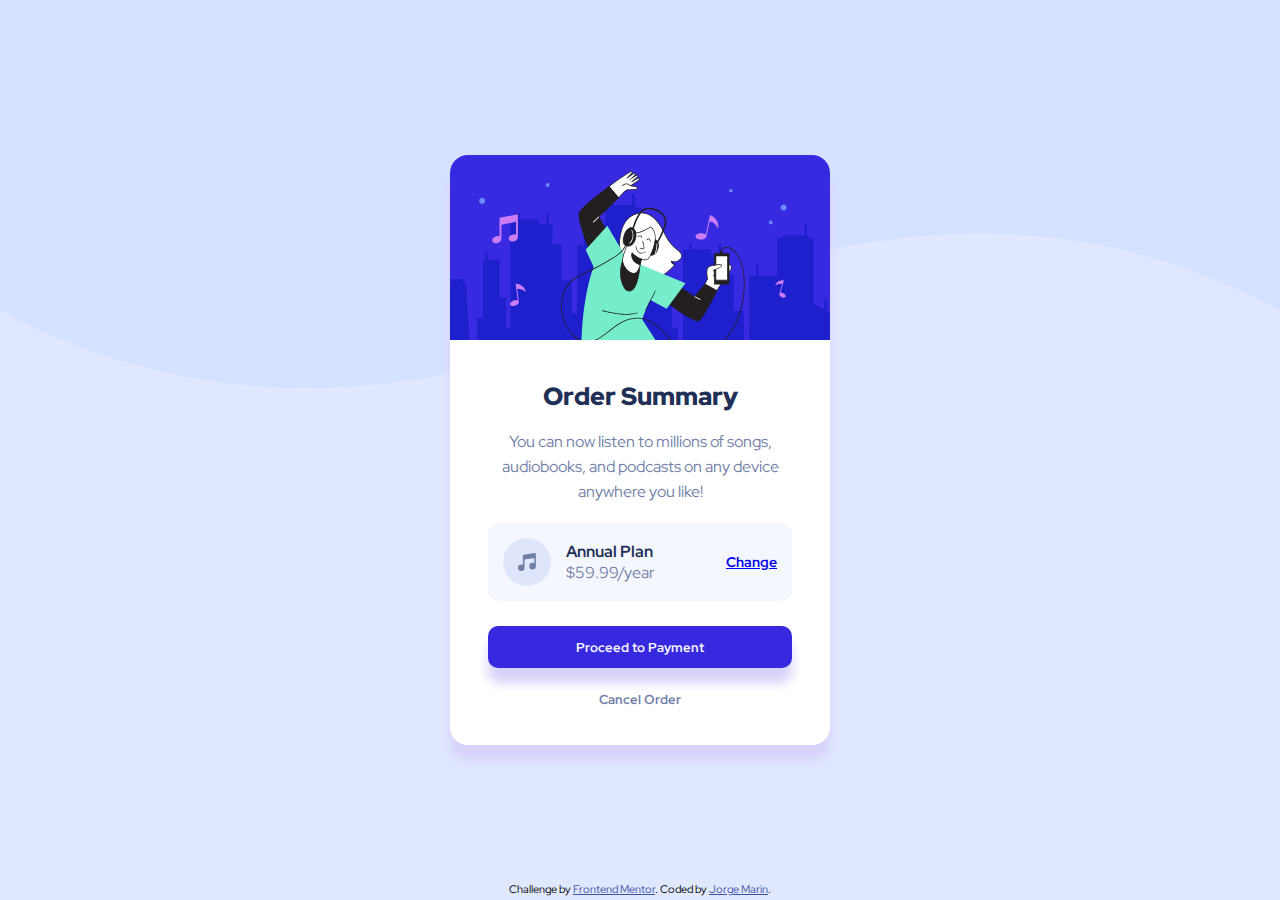
<file: index.html>
<!DOCTYPE html>
<html lang="en">
  <head>
    <meta charset="UTF-8" />
    <meta name="viewport" content="width=device-width, initial-scale=1.0" />

    <link
      rel="icon"
      type="image/png"
      sizes="32x32"
      href="./images/favicon-32x32.png"
    />

    <title>Frontend Mentor | Order summary card</title>
    <link rel="preconnect" href="https://fonts.googleapis.com" />
    <link rel="preconnect" href="https://fonts.gstatic.com" crossorigin />
    <link
      href="https://fonts.googleapis.com/css2?family=Red+Hat+Display:wght@500;700;900&display=swap"
      rel="stylesheet"
    />
    <link rel="stylesheet" href="styles.css" />
  </head>
  <body>
    <main class="card">
      <div class="card__top">
        <img
          src="images/illustration-hero.svg"
          alt="girl listening to music"
          class="card__top__hero"
        />
      </div>

      <div class="card__bottom">
        <div class="card__bottom__text">
          <h1 class="card__bottom__text__title">Order Summary</h1>
          <p class="card__bottom__text__paragraph">
            You can now listen to millions of songs, audiobooks, and podcasts on
            any device anywhere you like!
          </p>
        </div>

        <div class="card__bottom__plan">
          <img
            src="images/icon-music.svg"
            alt="music icon"
            class="card__bottom__plan__icon"
            aria-hidden="true"
          />
          <div class="card__bottom__plan__text">
            <span class="card__bottom__plan__text__name">Annual Plan</span>
            <span class="card__bottom__plan__text__price">$59.99/year</span>
          </div>
          <a href="#">Change</a>
        </div>

        <div class="card__bottom__plan__buttons">
          <button class="btn proceed-btn">Proceed to Payment</button>
          <button class="btn cancel-btn">Cancel Order</button>
        </div>
      </div>
    </main>

    <footer class="attribution">
      Challenge by <a href="https://www.frontendmentor.io?ref=challenge" target="_blank">Frontend Mentor</a>.
      Coded by <a href="#">Jorge Marin</a>.
    </footer>
  </body>
</html>
</file>
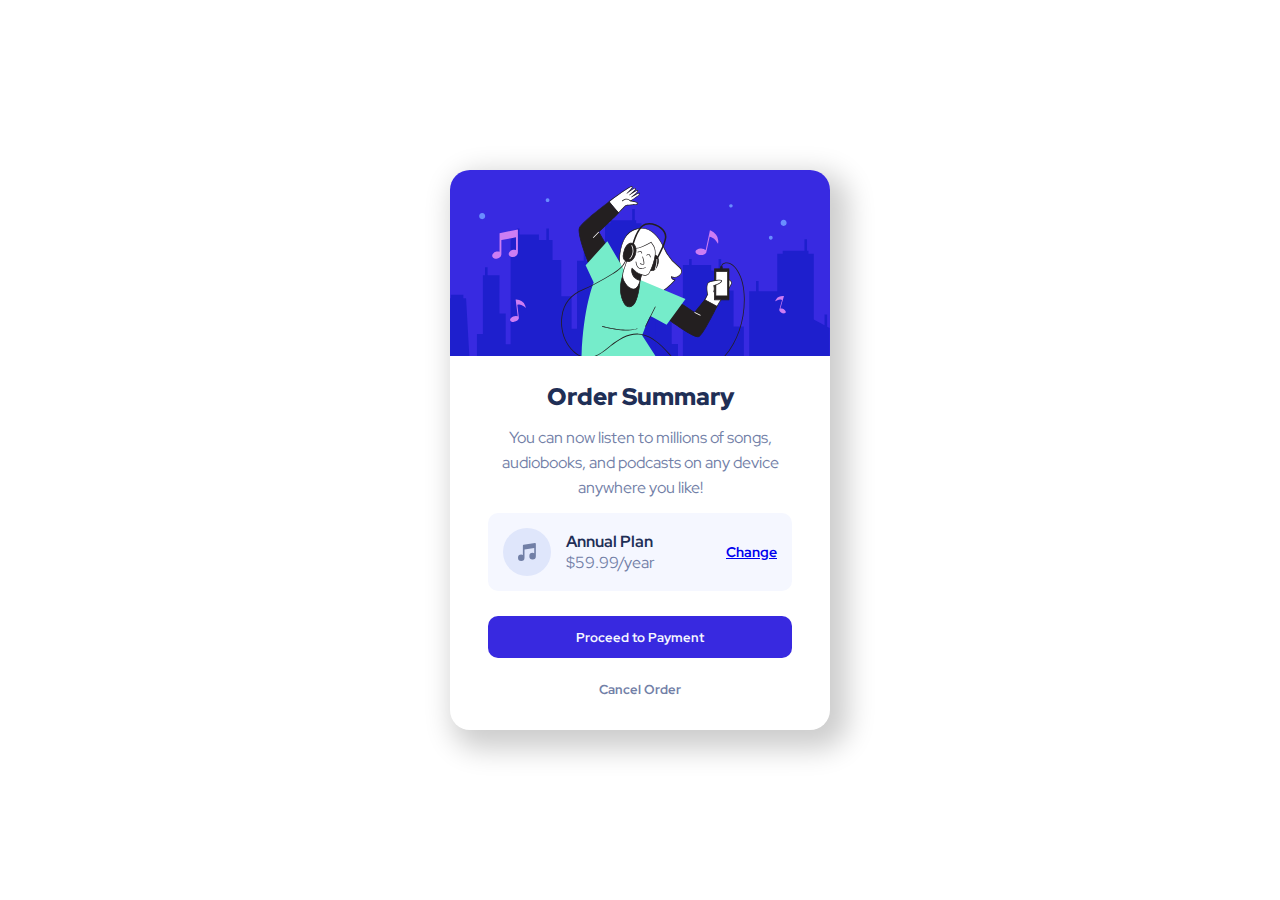
<file: public/index.html>
<!DOCTYPE html>
<html lang="en">
  <head>
    <meta charset="UTF-8" />
    <meta name="viewport" content="width=device-width, initial-scale=1.0" />

    <link
      rel="icon"
      type="image/png"
      sizes="32x32"
      href="./images/favicon-32x32.png"
    />

    <title>Frontend Mentor | Order summary card</title>
    <link rel="preconnect" href="https://fonts.googleapis.com" />
    <link rel="preconnect" href="https://fonts.gstatic.com" crossorigin />
    <link
      href="https://fonts.googleapis.com/css2?family=Red+Hat+Display:wght@500;700;900&display=swap"
      rel="stylesheet"
    />
    <link rel="stylesheet" href="styles/styles.css" />
  </head>
  <body>
    <div class="card">
      <div class="card__wrapper-head">
        <img
          src="images/illustration-hero.svg"
          alt="girl listening to music"
          class="img-girl"
        />
      </div>

      <div class="card__wrapper-body">
        <div class="wrapper-text">
          <h2 class="wrapper-text__title">Order Summary</h2>
          <p class="wrapper-text__paragraph">
            You can now listen to millions of songs, audiobooks, and podcasts on
            any device anywhere you like!
          </p>
        </div>

        <div class="plan-container">
          <img
            src="images/icon-music.svg"
            alt="music icon"
            class="music-icon"
          />
          <div class="plan-type">
            <span class="plan-type__name">Annual Plan</span>
            <span class="plan-type__price">$59.99/year</span>
          </div>
          <a href="#">Change</a>
        </div>

        <div class="buttons-container">
          <button class="btn proceed-btn">Proceed to Payment</button>
          <button class="btn cancel-btn">Cancel Order</button>
        </div>
      </div>
    </div>
  </body>
</html>
</file>
<file: styles.css>
* {
  box-sizing: border-box;
  margin: 0;
  padding: 0;
}

html {
  font-size: 62.5%;

  /* Primary */
  --pale-blue: hsl(225, 100%, 94%);
  --bright-blue: hsl(245, 75%, 52%);

  /* Neutral */
  --very-pale-blue: hsl(225, 100%, 98%);
  --desaturated-blue: hsl(224, 23%, 55%);
  --dark-blue: hsl(223, 47%, 23%);
}

body {
  font-size: 1.6rem;
  font-family: 'Red Hat Display', sans-serif;
  min-height: 100vh;
  background-image: url('../images/pattern-background-desktop.svg');
  background-repeat: no-repeat;
  background-size: contain;
  background-color: #e0e8ff;
  display: flex;
  justify-content: center;
  align-items: center;
}

.card__top__hero {
  display: block;
  max-width: 100%;
}

.card {
  background-color: #fff;
  width: 90%;
  max-width: 38rem;
  border-radius: 1.8rem;
  overflow: hidden;
  box-shadow: 0px 15px 12px hsl(245, 75%, 90%);
}

.card__bottom {
  width: 80%;
  padding: 2.5rem 0;
  margin: 0 auto;
}

.card__bottom__text {
  text-align: center;
}

.card__bottom__text__title {
  font-size: 2.5rem;
  font-weight: 900;
  color: var(--dark-blue);
  margin: 1.5rem 0 .2rem 0;
}

.card__bottom__text__paragraph {
  line-height: 2.5rem;
  color: var(--desaturated-blue);
  padding: 1.4rem 0.4rem;
  margin-bottom: .5rem;
}

.card__bottom__plan {
  background-color: var(--very-pale-blue);
  display: flex;
  justify-content: center;
  align-items: center;
  padding: 1.5rem;
  border-radius: 1rem;
  margin-bottom: 2.5rem;
}

.card__bottom__plan__text {
  padding-left: 1.5rem;
}

.card__bottom__plan__text__name {
  font-weight: 700;
  color: var(--dark-blue);
}

.card__bottom__plan__text__price {
  color: var(--desaturated-blue);
}

.card__bottom__plan a {
  font-size: 1.4rem;
  text-decoration: underline;
  font-weight: 700;
  transition: all 0.2s;
}

.card__bottom__plan a:hover {
  text-decoration: none;
  color: var(--desaturated-blue);
}

.btn {
  display: block;
  width: 100%;
  padding: 1.2rem 0;
  border-radius: 1rem;
  border: none;
  font-weight: 700;
  font-family: inherit;
  cursor: pointer;
  transition: all 0.2s;
}

.proceed-btn {
  background-color: var(--bright-blue);
  color: var(--very-pale-blue);
  margin-bottom: 1rem;
  box-shadow: 0px 15px 12px hsl(245, 75%, 90%);
}

.proceed-btn:hover {
  opacity: 0.7;
}

.cancel-btn {
  background-color: transparent;
  color: var(--desaturated-blue);
}

.cancel-btn:hover {
  color: var(--dark-blue);
}

.attribution {
  position: absolute;
  bottom: 4px;
  left: 50%;
  transform: translateX(-50%);
  font-size: 11px;
  text-align: center;
}

.attribution a {
  color: hsl(228, 45%, 44%);
}
</file>
<file: public/styles/styles.css>
* {
  box-sizing: border-box;
  margin: 0;
  padding: 0;
}

html {
  font-size: 62.5%;

  /* Primary */
  --pale-blue: hsl(225, 100%, 94%);
  --bright-blue: hsl(245, 75%, 52%);

  /* Neutral */
  --very-pale-blue: hsl(225, 100%, 98%);
  --desaturated-blue: hsl(224, 23%, 55%);
  --dark-blue: hsl(223, 47%, 23%);
}

body {
  font-size: 1.6rem;
  font-family: 'Red Hat Display', sans-serif;
  height: 100vh;
  display: flex;
  justify-content: center;
  align-items: center;
}

.img-girl {
  max-width: 100%;
}

.card {
  background-color: #fff;
  width: 90%;
  max-width: 38rem;
  border-radius: 2rem;
  overflow: hidden;
  box-shadow: 10px 11px 28px 8px rgba(0,0,0,0.2);
}

.card__wrapper-body {
  width: 80%;
  padding: 2rem 0;
  margin: 0 auto;
}

.wrapper-text {
  text-align: center;
}

.wrapper-text__title {
  font-weight: 900;
  color: var(--dark-blue);
}

.wrapper-text__paragraph {
  line-height: 2.5rem;
  color: var(--desaturated-blue);
  padding: 1.3rem;
}

.plan-container {
  background-color: var(--very-pale-blue);
  display: flex;
  justify-content: center;
  align-items: center;
  padding: 1.5rem;
  border-radius: 1rem;
  margin-bottom: 2.5rem;
}

.plan-type {
  padding-left: 1.5rem;
}

.plan-type__name {
  font-weight: 700;
  color: var(--dark-blue);
}

.plan-type__price {
  color: var(--desaturated-blue);
}

.plan-container a {
  font-size: 1.4rem;
  text-decoration: underline;
  font-weight: 700;
}

.plan-container a:hover {
  text-decoration: none;
  color: var(--desaturated-blue);
}

.btn {
  display: block;
  width: 100%;
  padding: 1.2rem 0;
  border-radius: 1rem;
  border: none;
  font-weight: 700;
  font-family: inherit;
  cursor: pointer;
}

.proceed-btn {
  background-color: var(--bright-blue);
  color: var(--very-pale-blue);
  margin-bottom: 1rem;
}

.proceed-btn:hover {
  opacity: 0.7;
}

.cancel-btn {
  background-color: transparent;
  color: var(--desaturated-blue);
}

.cancel-btn:hover {
  color: var(--dark-blue);
}
</file>
